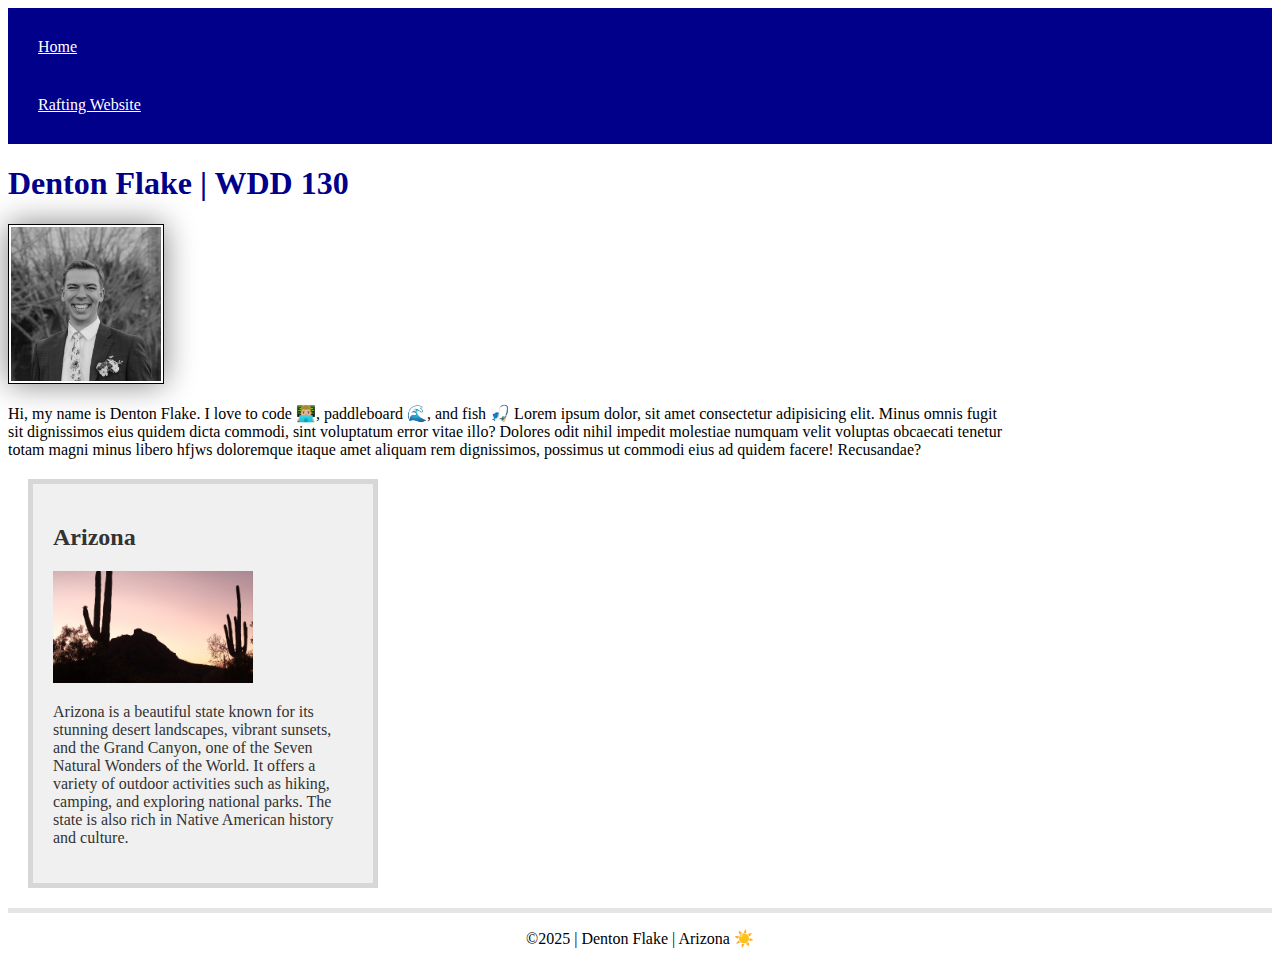
<file: index.html>
<!DOCTYPE html>
<html lang="en">

<head>
    <meta charset="UTF-8">
    <meta name="viewport" content="width=device-width, initial-scale=1.0">

    <title>Denton Flake | WDD 130</title>

    <meta name="description" content="This page is built by Denton Flake for WDD 130. The purpose of this page is to demonstrate the use of HTML and CSS.">
    <meta name="author" content="Denton Flake">

    <link rel="stylesheet" href="styles/styles.css">
</head>

<body>
    <header>
        <nav>
            <a href="#">Home</a>
            <a href="wwr/about.html">Rafting Website</a>
        </nav>
    </header>

    <main>
        <h1>Denton Flake | WDD 130</h1>
        <img src="./images/profile.webp" alt="Denton Flake" width="200">
        <p>Hi, my name is Denton Flake. I love to code 👨🏼‍💻, paddleboard 🌊, and fish 🎣 Lorem ipsum dolor, sit amet
            consectetur adipisicing elit. Minus omnis fugit sit dignissimos eius quidem dicta commodi, sint voluptatum
            error vitae illo? Dolores odit nihil impedit molestiae numquam velit voluptas obcaecati tenetur totam magni
            minus libero hfjws doloremque itaque amet aliquam rem dignissimos, possimus ut commodi eius ad quidem
            facere!
            Recusandae?</p>
    </main>

    <aside>
        <h2>Arizona</h2>
        <img src="./images/arizona.webp" alt="Beautiful Arizona landscape">
        <p>Arizona is a beautiful state known for its stunning desert landscapes, vibrant sunsets, and the Grand Canyon,
            one of the Seven Natural Wonders of the World. It offers a variety of outdoor activities such as hiking,
            camping, and exploring national parks. The state is also rich in Native American history and culture.</p>
    </aside>

    <footer>
        <p>&copy;2025 | Denton Flake | Arizona ☀️</p>
    </footer>
</body>

</html>
</file>
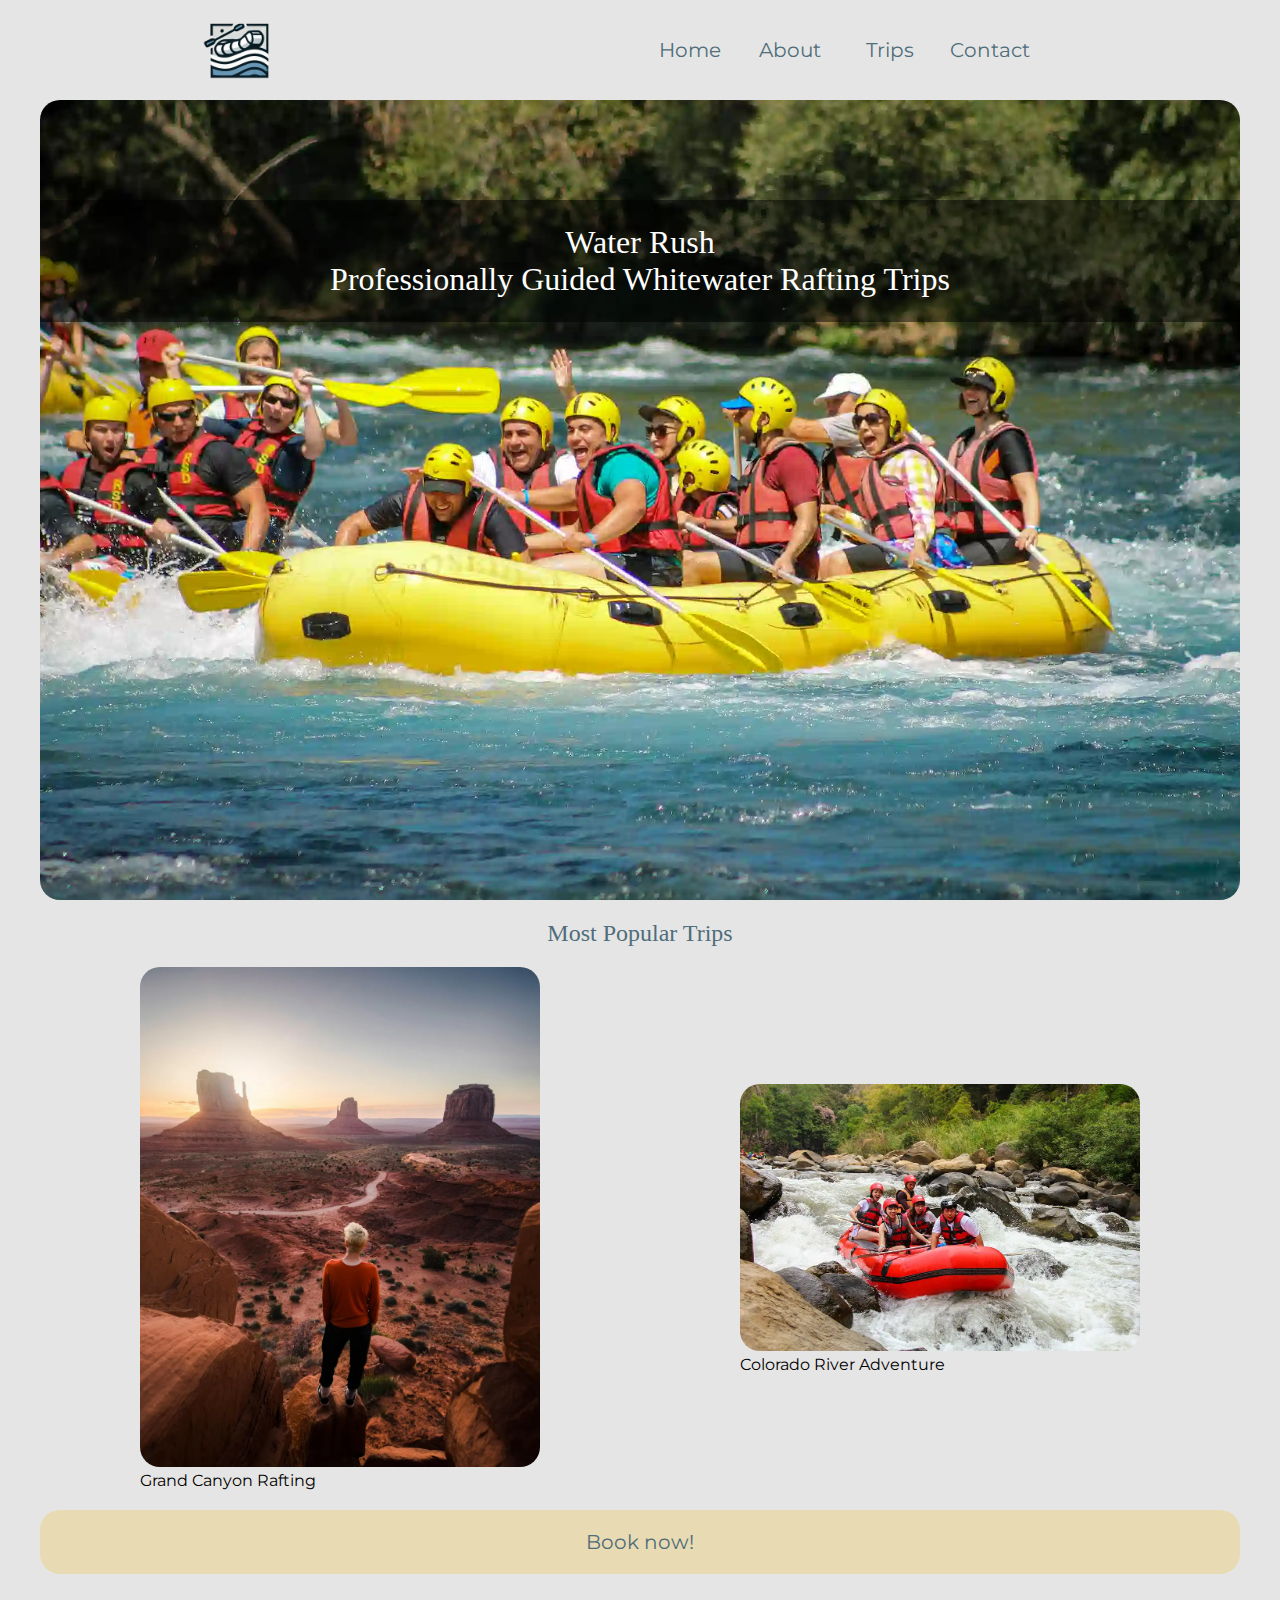
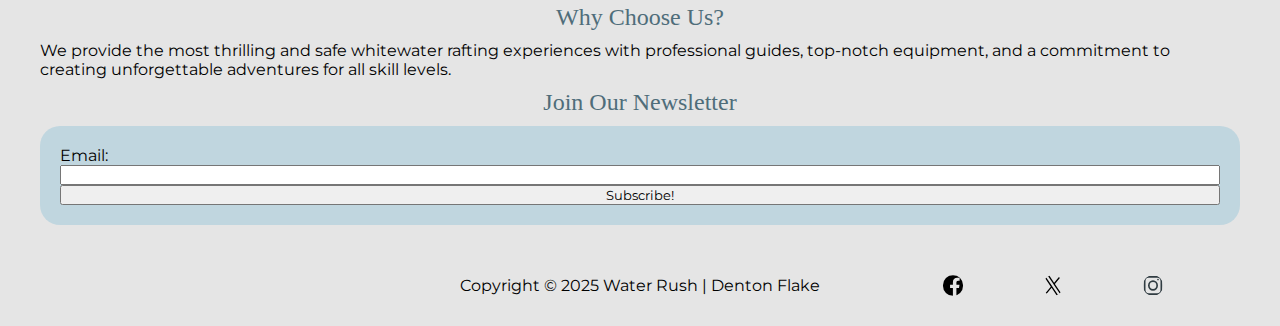
<file: wwr/index.html>
<!DOCTYPE html>
<html lang="en">

<head>
    <meta charset="UTF-8">
    <meta name="viewport" content="width=device-width, initial-scale=1.0">
    <meta name="description" content="Welcome to Water Rush, your ultimate destination for thrilling rafting adventures and unforgettable outdoor experiences.">
    <meta name="author" content="Denton Flake">

    <title>Home - Water Rush</title>

    <link rel="stylesheet" href="styles/rafting.css">
    <link rel="preconnect" href="https://fonts.googleapis.com">
    <link rel="preconnect" href="https://fonts.gstatic.com" crossorigin>
    <link href="https://fonts.googleapis.com/css2?family=Montserrat:ital,wght@0,100..900;1,100..900&family=Permanent+Marker&display=swap" rel="stylesheet">
</head>

<body>
    <header>
        <div class="logo">
            <img src="./images/logo.webp" alt="Logo">
        </div>
        <nav>
            <a href="index.html">Home</a>
            <a href="about.html">About</a>
            <a href="trips.html">Trips</a>
            <a href="contact.html">Contact</a>
        </nav>
    </header>

    <main>
        <div class="hero">
            <img src="./images/hero.webp" alt="Background image">
            <h1>
                Water Rush
                <br>
                Professionally Guided Whitewater Rafting Trips
            </h1>
        </div>

        <section id="popular-trips">
            <h2>Most Popular Trips</h2>
            <figure>
                <img src="./images/pexels-tracehudson-2379864.webp" alt="American">
                <figcaption>Grand Canyon Rafting</figcaption>
            </figure>
            <figure>
                <img src="./images/rafting36_1024.webp" alt="Yosemite">
                <figcaption>Colorado River Adventure</figcaption>
            </figure>
            <a href="./trips.html">Book now!</a>
        </section>

        <section>
            <h2>Why Choose Us?</h2>
            <div class="content">
                <p>
                    We provide the most thrilling and safe whitewater rafting experiences with professional guides, top-notch equipment, and a commitment to creating unforgettable adventures for all skill levels.
                </p>
            </div>
        </section>

        <section id="newsletter">
            <h2>Join Our Newsletter</h2>
            <form action="" method="">
                <label for="email">Email:</label>
                <input type="email" id="email" name="email" required>
                <button type="submit">Subscribe!</button>
            </form>
        </section>
    </main>

    <footer>
        <p>Copyright &copy; 2025 Water Rush | Denton Flake</p>
        <nav class="sociallinks">
            <a href="https://facebook.com">
                <img src="images/facebook.svg" alt="Facebook">
            </a>
            <a href="https://twitter.com">
                <img src="images/twitter.svg" alt="Twitter">
            </a>
            <a href="https://instagram.com">
                <img src="images/instagram.svg" alt="Instagram">
            </a>
        </nav>
    </footer>
</body>

</html>
</file>
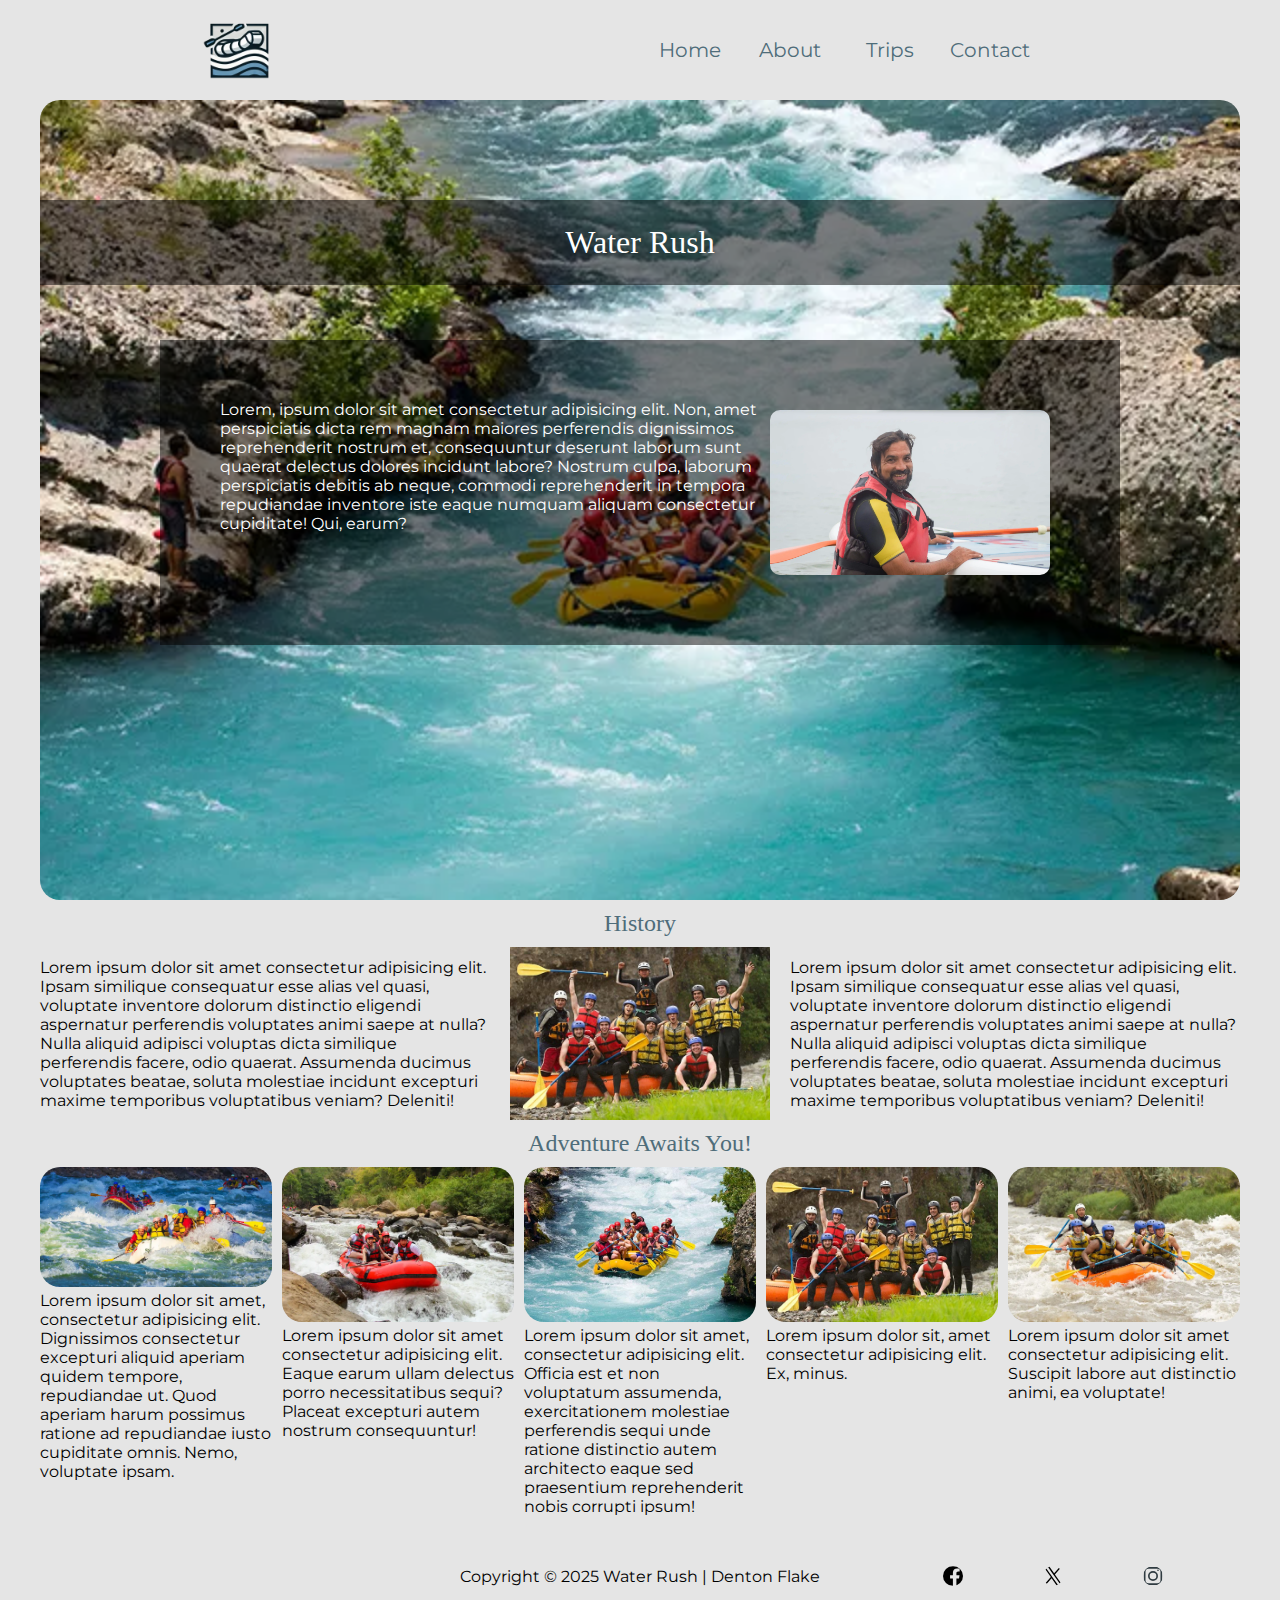
<file: wwr/about.html>
<!DOCTYPE html>
<html lang="en">

<head>
    <meta charset="UTF-8">
    <meta name="viewport" content="width=device-width, initial-scale=1.0">
    <meta name="description" content="Learn about the history of Water Rush, our passion for rafting, and our commitment to adventure and safety.">
    <meta name="author" content="Denton Flake">

    <title>About Us - Water Rush</title>

    <link rel="stylesheet" href="styles/rafting.css">
    <link rel="preconnect" href="https://fonts.googleapis.com">
    <link rel="preconnect" href="https://fonts.gstatic.com" crossorigin>
    <link href="https://fonts.googleapis.com/css2?family=Montserrat:ital,wght@0,100..900;1,100..900&family=Permanent+Marker&display=swap" rel="stylesheet">
</head>

<body>
    <header>
        <div class="logo">
            <img src="./images/logo.webp" alt="Logo">
        </div>
        <nav>
            <a href="index.html">Home</a>
            <a href="about.html">About</a>
            <a href="trips.html">Trips</a>
            <a href="contact.html">Contact</a>
        </nav>
    </header>

    <main>


        <div class="hero">
            <img src="./images/background.webp" alt="Background image">
            <h1>Water Rush</h1>
            <article>
                <img src="./images/person.webp" alt="Happy person">
                <p>
                    Lorem, ipsum dolor sit amet consectetur adipisicing elit. Non, amet perspiciatis dicta rem magnam
                    maiores perferendis dignissimos reprehenderit nostrum et, consequuntur deserunt laborum sunt quaerat
                    delectus dolores incidunt labore? Nostrum culpa, laborum perspiciatis debitis ab neque, commodi
                    reprehenderit in tempora repudiandae inventore iste eaque numquam aliquam consectetur cupiditate!
                    Qui, earum?
                </p>
            </article>
        </div>



        <section class="history">
            <h2>History</h2>
            <div class="content">
                <p>
                    Lorem ipsum dolor sit amet consectetur adipisicing elit. Ipsam similique consequatur esse alias vel
                    quasi, voluptate inventore dolorum distinctio eligendi aspernatur perferendis voluptates animi saepe at
                    nulla? Nulla aliquid adipisci voluptas dicta similique perferendis facere, odio quaerat. Assumenda
                    ducimus voluptates beatae, soluta molestiae incidunt excepturi maxime temporibus voluptatibus veniam?
                    Deleniti!
                </p>
                <img src="./images/rafting59_600.webp" alt="Rafting">
                <p>
                    Lorem ipsum dolor sit amet consectetur adipisicing elit. Ipsam similique consequatur esse alias vel
                    quasi, voluptate inventore dolorum distinctio eligendi aspernatur perferendis voluptates animi saepe at
                    nulla? Nulla aliquid adipisci voluptas dicta similique perferendis facere, odio quaerat. Assumenda
                    ducimus voluptates beatae, soluta molestiae incidunt excepturi maxime temporibus voluptatibus veniam?
                    Deleniti!
                </p>
            </div>
        </section>



        <section class="adventure">
            <h2>Adventure Awaits You!</h2>
            <div class="fig-container">
                <figure>
                    <img src="./images/rafting12_1024.webp" alt="Rafting">
                    <figcaption>Lorem ipsum dolor sit amet, consectetur adipisicing elit. Dignissimos consectetur excepturi aliquid aperiam quidem tempore, repudiandae ut. Quod aperiam harum possimus ratione ad repudiandae iusto cupiditate omnis. Nemo, voluptate ipsam.</figcaption>
                </figure>
                <figure>
                    <img src="./images/rafting36_1024.webp" alt="Rafting">
                    <figcaption>Lorem ipsum dolor sit amet consectetur adipisicing elit. Eaque earum ullam delectus porro necessitatibus sequi? Placeat excepturi autem nostrum consequuntur!</figcaption>
                </figure>
                <figure>
                    <img src="./images/rafting53_600.jpg" alt="Rafting">
                    <figcaption>Lorem ipsum dolor sit amet, consectetur adipisicing elit. Officia est et non voluptatum assumenda, exercitationem molestiae perferendis sequi unde ratione distinctio autem architecto eaque sed praesentium reprehenderit nobis corrupti ipsum!</figcaption>
                </figure>
                <figure>
                    <img src="./images/rafting59_600.webp" alt="Rafting">
                    <figcaption>Lorem ipsum dolor sit, amet consectetur adipisicing elit. Ex, minus.</figcaption>
                </figure>
                <figure>
                    <img src="./images/rafting60_1024.webp" alt="Rafting">
                    <figcaption>Lorem ipsum dolor sit amet consectetur adipisicing elit. Suscipit labore aut distinctio animi, ea voluptate!</figcaption>
                </figure>
            </div>
        </section>
    </main>

    <footer>
        <p>Copyright &copy; 2025 Water Rush | Denton Flake</p>
        <nav class="sociallinks">
            <a href="https://facebook.com">
                <img src="images/facebook.svg" alt="Facebook">
            </a>
            <a href="https://twitter.com">
                <img src="images/twitter.svg" alt="Twitter">
            </a>
            <a href="https://instagram.com">
                <img src="images/instagram.svg" alt="Instagram">
            </a>
        </nav>
    </footer>
</body>

</html>
</file>
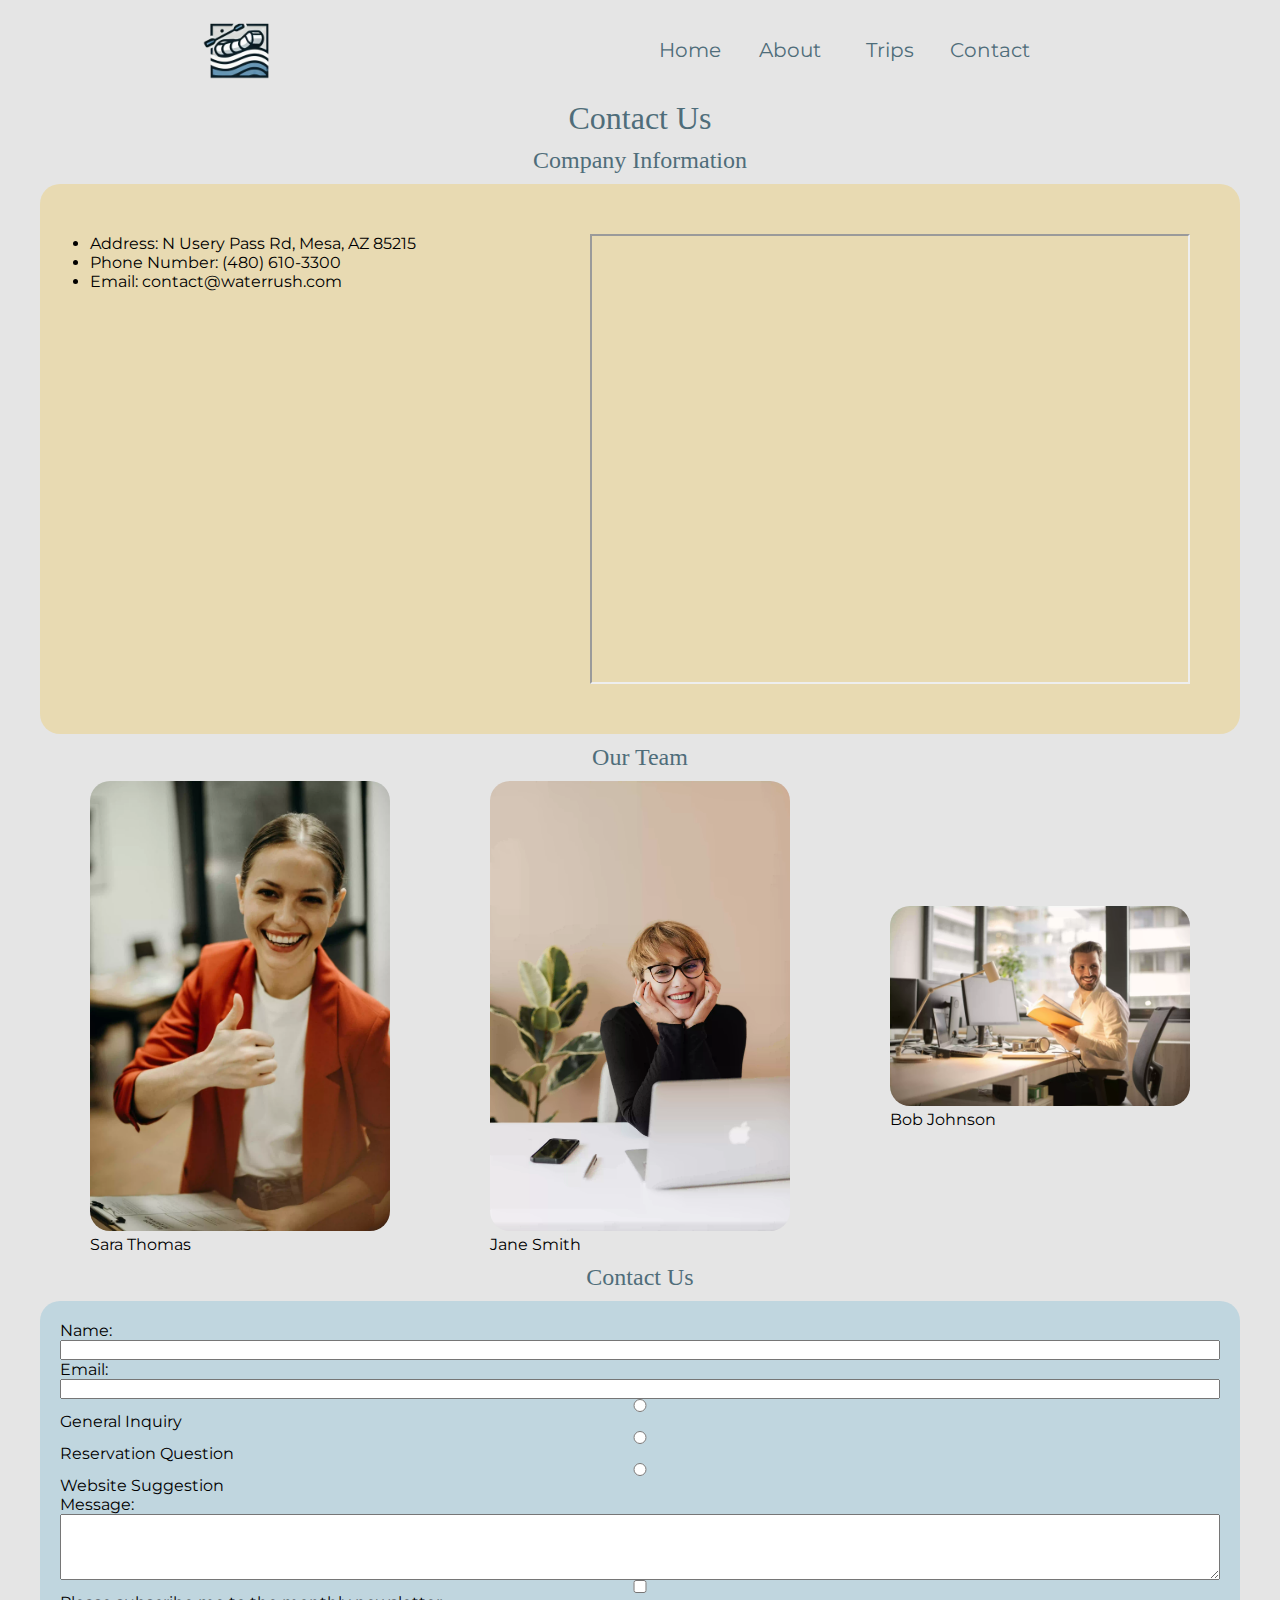
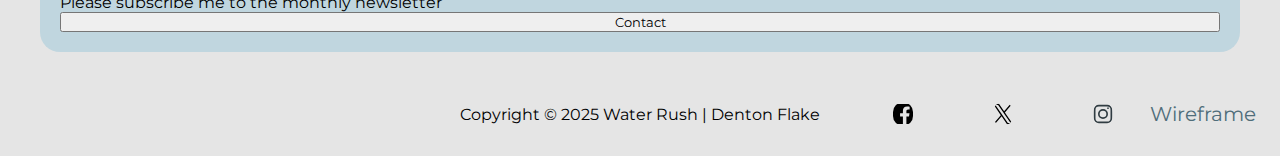
<file: wwr/contact.html>
<!DOCTYPE html>
<html lang="en">

<head>
    <meta charset="UTF-8">
    <meta name="viewport" content="width=device-width, initial-scale=1.0">
    <meta name="description" content="Have a question about our services? Contact us today!">
    <meta name="author" content="Denton Flake">

    <title>Contact - Water Rush</title>

    <link rel="stylesheet" href="styles/rafting.css">
    <link rel="preconnect" href="https://fonts.googleapis.com">
    <link rel="preconnect" href="https://fonts.gstatic.com" crossorigin>
    <link href="https://fonts.googleapis.com/css2?family=Montserrat:ital,wght@0,100..900;1,100..900&family=Permanent+Marker&display=swap" rel="stylesheet">
</head>

<body>
    <header>
        <div class="logo">
            <img src="./images/logo.webp" alt="Logo">
        </div>
        <nav>
            <a href="index.html">Home</a>
            <a href="about.html">About</a>
            <a href="trips.html">Trips</a>
            <a href="contact.html">Contact</a>
        </nav>
    </header>

    <h1 id="title">Contact Us</h1>

    <main>
        <section id="company-info">
            <!-- list -->
            <h2>Company Information</h2>
            <div id="info">
                <ul>
                    <li>Address: N Usery Pass Rd, Mesa, AZ 85215</li>
                    <li>Phone Number: (480) 610-3300</li>
                    <li>Email: contact@waterrush.com</li>
                </ul>
                <iframe src="https://www.google.com/maps/embed?pb=!1m18!1m12!1m3!1d1529.8039404842268!2d-111.6224418440882!3d33.5538258547839!2m3!1f0!2f0!3f0!3m2!1i1024!2i768!4f13.1!3m3!1m2!1s0x872bbc5f15b7fdb9%3A0x502957b1ea1958ff!2sGoldfield%20Recreation%20Area!5e0!3m2!1sen!2sus!4v1743446137893!5m2!1sen!2sus" width="600" height="450" allowfullscreen="" loading="lazy" referrerpolicy="no-referrer-when-downgrade"></iframe>
            </div>
        </section>

        <section id="employees">
            <h2>Our Team</h2>
            <div id="team">
                <figure>
                    <img src="./images/happy-employee(1).webp" alt="">
                    <figcaption>Sara Thomas</figcaption>
                </figure>
                <figure>
                    <img src="./images/happy-employee(2).webp" alt="">
                    <figcaption>Jane Smith</figcaption>
                </figure>
                <figure>
                    <img src="./images/happy-employee(3).webp" alt="">
                    <figcaption>Bob Johnson</figcaption>
                </figure>
            </div>
        </section>


        <section id="contact">
            <h2>Contact Us</h2>
            <form>
                <label for="name">Name:</label>
                <input type="text" id="name" name="name" required>

                <label for="email">Email:</label>
                <input type="email" id="email" name="email" required>

                <input type="radio" name="general" id="general">
                <label for="general">General Inquiry</label>

                <input type="radio" name="reservation" id="reservation">
                <label for="reservation">Reservation Question</label>

                <input type="radio" name="suggestion" id="suggestion">
                <label for="suggestion">Website Suggestion</label>

                <label for="message">Message:</label>
                <textarea id="message" name="message" rows="4" required></textarea>

                <input type="checkbox" name="subscribe" id="subscribe">
                <label for="subscribe">Please subscribe me to the monthly newsletter</label>

                <button type="submit">Contact</button>
            </form>
        </section>
    </main>

    <footer>
        <p>Copyright &copy; 2025 Water Rush | Denton Flake</p>
        <nav class="sociallinks">
            <a href="https://facebook.com">
                <img src="images/facebook.svg" alt="Facebook">
            </a>
            <a href="https://twitter.com">
                <img src="images/twitter.svg" alt="Twitter">
            </a>
            <a href="https://instagram.com">
                <img src="images/instagram.svg" alt="Instagram">
            </a>
            <a href="https://app.moqups.com/Bx4CzKiap8KquyblO9rSoZcYFibrIex5/view/page/ad64222d5">
                Wireframe
            </a>
        </nav>
    </footer>
</body>

</html>
</file>
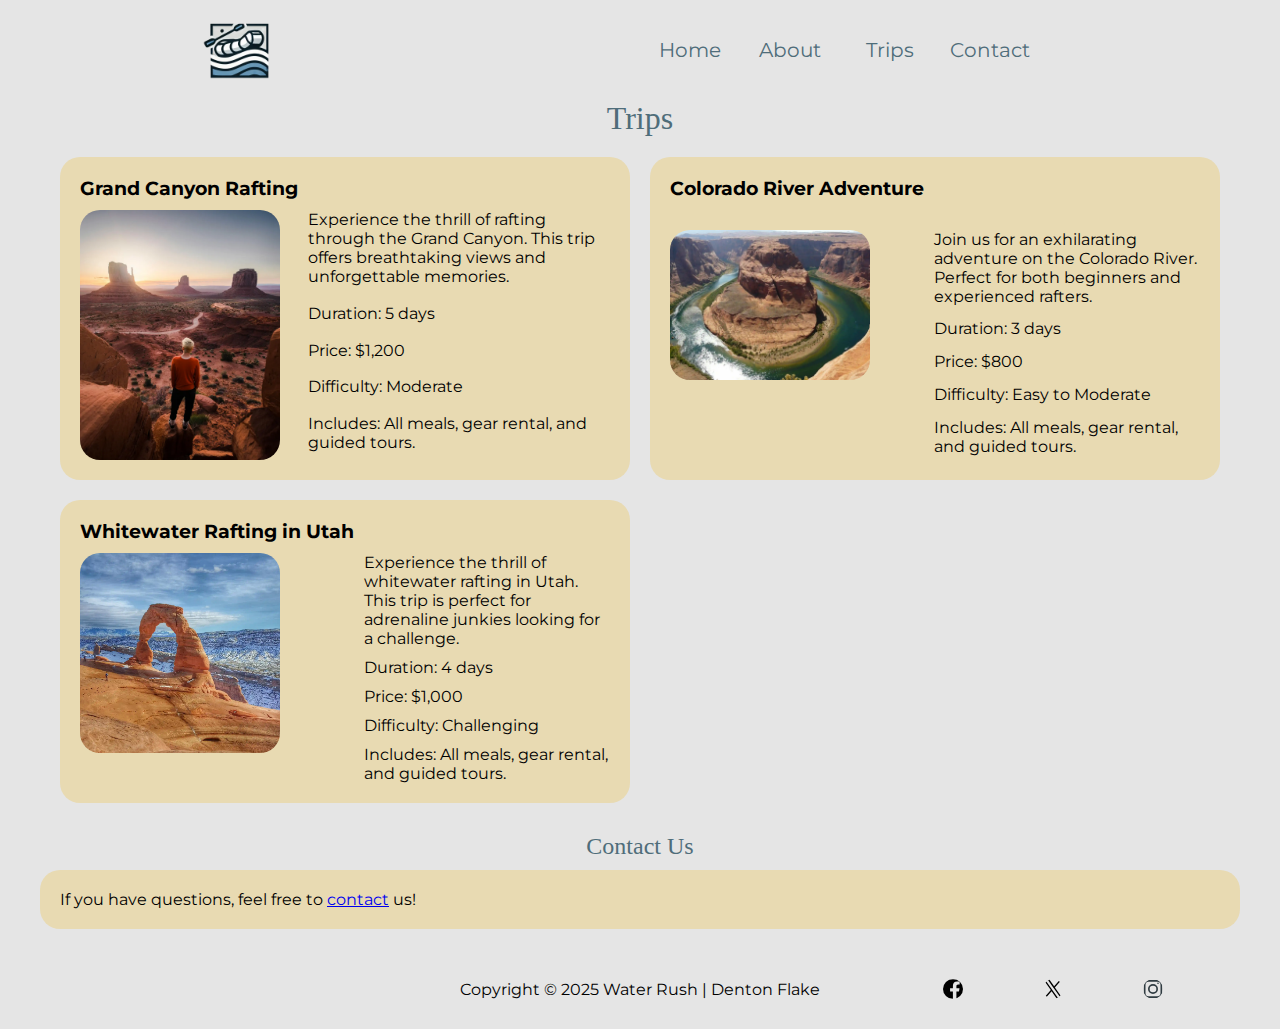
<file: wwr/trips.html>
<!DOCTYPE html>
<html lang="en">

<head>
    <meta charset="UTF-8">
    <meta name="viewport" content="width=device-width, initial-scale=1.0">
    <meta name="description" content="Explore our exciting trips and adventures at Water Rush. Plan your next rafting experience with us!">
    <meta name="author" content="Denton Flake">

    <title>Trips - Water Rush</title>

    <link rel="stylesheet" href="styles/rafting.css">
    <link rel="preconnect" href="https://fonts.googleapis.com">
    <link rel="preconnect" href="https://fonts.gstatic.com" crossorigin>
    <link href="https://fonts.googleapis.com/css2?family=Montserrat:ital,wght@0,100..900;1,100..900&family=Permanent+Marker&display=swap" rel="stylesheet">
</head>

<body>
    <header>
        <div class="logo">
            <img src="./images/logo.webp" alt="Logo">
        </div>
        <nav>
            <a href="index.html">Home</a>
            <a href="about.html">About</a>
            <a href="trips.html">Trips</a>
            <a href="contact.html">Contact</a>
        </nav>
    </header>

    <h1>Trips</h1>

    <main>
        <section id="trips">
            <div class="trip">
                <h3>Grand Canyon Rafting</h3>
                <img src="./images/pexels-tracehudson-2379864.webp" alt="Grand Canyon Rafting">
                <div id="details">
                    <p>Experience the thrill of rafting through the Grand Canyon. This trip offers breathtaking views and unforgettable memories.</p>
                    <p>Duration: 5 days</p>
                    <p>Price: $1,200</p>
                    <p>Difficulty: Moderate</p>
                    <p>Includes: All meals, gear rental, and guided tours.</p>
                </div>
            </div>

            <div class="trip">
                <h3>Colorado River Adventure</h3>
                <img src="./images/pexels-pixabay-86703.webp" alt="Colorado River Adventure">
                <div id="details">
                    <p>Join us for an exhilarating adventure on the Colorado River. Perfect for both beginners and experienced rafters.</p>
                    <p>Duration: 3 days</p>
                    <p>Price: $800</p>
                    <p>Difficulty: Easy to Moderate</p>
                    <p>Includes: All meals, gear rental, and guided tours.</p>
                </div>
            </div>

            <div class="trip">
                <h3>Whitewater Rafting in Utah</h3>
                <img src="./images/pexels-chris-janda-12879-62600.webp" alt="Whitewater Rafting in Utah">
                <div id="details">
                    <p>Experience the thrill of whitewater rafting in Utah. This trip is perfect for adrenaline junkies looking for a challenge.</p>
                    <p>Duration: 4 days</p>
                    <p>Price: $1,000</p>
                    <p>Difficulty: Challenging</p>
                    <p>Includes: All meals, gear rental, and guided tours.</p>
                </div>
            </div>

        </section>

        <section id="contact-info">
            <h2>Contact Us</h2>
            <p>If you have questions, feel free to <a href="./contact.html">contact</a> us!</p>
        </section>
    </main>

    <footer>
        <p>Copyright &copy; 2025 Water Rush | Denton Flake</p>
        <nav class="sociallinks">
            <a href="https://facebook.com">
                <img src="images/facebook.svg" alt="Facebook">
            </a>
            <a href="https://twitter.com">
                <img src="images/twitter.svg" alt="Twitter">
            </a>
            <a href="https://instagram.com">
                <img src="images/instagram.svg" alt="Instagram">
            </a>
        </nav>
    </footer>
</body>

</html>
</file>
<file: styles/styles.css>
:root {
    --main-color: darkblue;
}

nav {
    background-color: var(--main-color);
    padding: 10px;
}

nav a {
    color: white;
    display: block;
    padding: 20px;
}

h1 {
    color: var(--main-color);
}

main {
    width: 100%;
    max-width: 1000px;
}

main img {
    width: 150px;
    height: auto;
    border: 1px solid black;
    padding: 2px;
    box-shadow: 0 0 30px gray;
}

p {
    padding: 0;
}

aside {
    width: 100%;
    max-width: 300px;
    margin: 20px;
    border: rgba(0, 0, 0, 0.1) solid 5px;
    padding: 20px;
    background-color: #f0f0f0;
    color: #333;
}

aside img {
    width: 200px;
    height: auto;
}



footer {
    margin-top: 20px;
    border-top: rgba(0, 0, 0, 0.1) solid 5px;
    text-align: center;
}
</file>
<file: wwr/styles/rafting.css>
:root {
    --dutch-white: #e8dab2ff;
    --paynes-gray: #4f6d7aff;
    --columbia-blue: #c0d6dfff;
    --platinum: #eaeaeaff;
}

* {
    font-family: "Montserrat", sans-serif;
    font-style: normal;

    margin: 0;
    padding: 0;
    box-sizing: border-box;
}

body {
    display: flex;
    align-items: center;
    flex-direction: column;

    background-color: rgba(0, 0, 0, 0.1);
}

header {
    display: grid;
    grid-template-columns: repeat(3, 1fr);

    width: 100%;
    max-width: 1200px;
}

header .logo {
    display: flex;
    justify-content: center;
    align-items: center;

    grid-column: 1 / 2;
}

header .logo img {
    display: flex;
    justify-self: center;

    width: 100px;
}

header .logo h1 {
    display: flex;
    justify-self: center;

    font-size: 30px;
    color: var(--paynes-gray);
}

header nav {
    display: flex;
    justify-content: center;
    align-items: center;

    grid-column: 2 / 4;
}

header nav a {
    text-decoration: none;
    padding: 10px;
    width: 100px;
    display: flex;
    justify-content: center;
    font-size: 20px;
    color: var(--paynes-gray);
}

header nav a:hover {
    background-color: var(--platinum);
    transition: 0.2s;
}

main {
    width: 100%;
    max-width: 1200px;
}

h1, h2 {
    font-family: "Permanent Marker", cursive;
    font-weight: 400;
    font-style: normal;
    color: var(--paynes-gray);
}

.hero {
    position: relative;

    display: flex;
    justify-content: center;
}

.hero img {
    width: 100%;
}

.hero h1 {
    position: absolute;
    background-color: rgba(0, 0, 0, 0.5);
    text-align: center;
    top: 100px;
    width:  100%;
    color: white;
    padding: 2%;
}

.hero article {
    position: absolute;
    background-color: rgba(0, 0, 0, 0.5);
    padding: 5%;
    top: 30%;
    width: 80%;
    color: white;
}

.hero article img {
    float: right;
    width: 300px;
    padding: 10px;
}

.sociallinks a {
    text-decoration: none;
}

.sociallinks a img {
    width: 20px;
}

.history {
    display: flex;
    justify-content: center;
    align-items: center;
    flex-direction: column;
}

h2 {
    color: var(--paynes-gray);
    width: 100%;
    padding: 10px;
    text-align: center;
}

.history .content {
    display: flex;
    justify-content: center;
    align-items: center;
}

.history .content img {
    width: 300px;
    padding: 0 20px;
}


.adventure .fig-container {
   display: grid;
   grid-template-columns: repeat(5, 1fr);
   gap: 10px
}

.adventure figure img {
    width: 100%;
}

footer {
    width: 100%;
    margin-top: 20px;

    padding: 20px;

    display: grid;
    grid-template-columns: repeat(3, 1fr);
}

footer p {
    grid-column: 2/3;
    display: flex;
    justify-content: center;
    align-items: center;
}

footer nav {
    justify-self: flex-end;
    grid-column: 3/4;
    display: flex;
    justify-content: center;
    width: 100%;
}

footer nav a {
    text-decoration: none;
    padding: 10px;
    width: 100px;
    display: flex;
    justify-content: center;
    font-size: 20px;
    color: var(--paynes-gray);
}

#info {
    display: grid;
    grid-template-columns: 1fr 1fr;
    background-color: var(--dutch-white);
    padding: 50px;
    border-radius: 20px;
}

#team img {
    width: 300px;
}

#team {
    display: flex;
    justify-content: space-around;
    align-items: center;
}

form {
    display: flex;
    justify-content: center;
    flex-direction: column;
    background-color: var(--columbia-blue);
    padding: 20px;
    border-radius: 20px;
}

#popular-trips {
    display: grid;
    grid-template-columns: 1fr 1fr;
    justify-items: center;
    align-items: center;
}

#popular-trips a {
    grid-column: 1 / 3;
    text-decoration: none;
    padding: 20px;
    display: flex;
    width: 100%;
    justify-content: center;
    font-size: 20px;
    color: var(--paynes-gray);
    background-color: var(--dutch-white);
    border-radius: 20px;
    margin: 20px
}

#popular-trips a:hover {
    background-color: var(--platinum);
    transition: 0.2s;
}

#popular-trips h2 {
    grid-column: 1 / 3;
    padding: 20px;
}

#popular-trips img {
    max-width: 400px;
    width: 100%;
}

#newsletter form {
    display: flex;
    justify-content: space-around;
}

#trips {
    display: grid;
    grid-template-columns: 1fr 1fr;
    padding: 20px;
    gap: 20px;
}

.trip {
    display: grid;
    gap: 10px;
    background-color: var(--dutch-white);
    padding: 20px;
    border-radius: 20px;
}

.trip h2 {
    grid-column: 1 / 3;
    padding: 20px;
}

.trip img {
    grid-column: 1 / 2;
    width: 200px;
}

.trip #details {
    grid-column: 2 / 3;
    display: grid;
    gap: 10px;
}

img {
    border-radius: 20px;
}

#contact-info p {
    background-color: var(--dutch-white);
    padding: 20px;
    border-radius: 20px;
}
</file>
